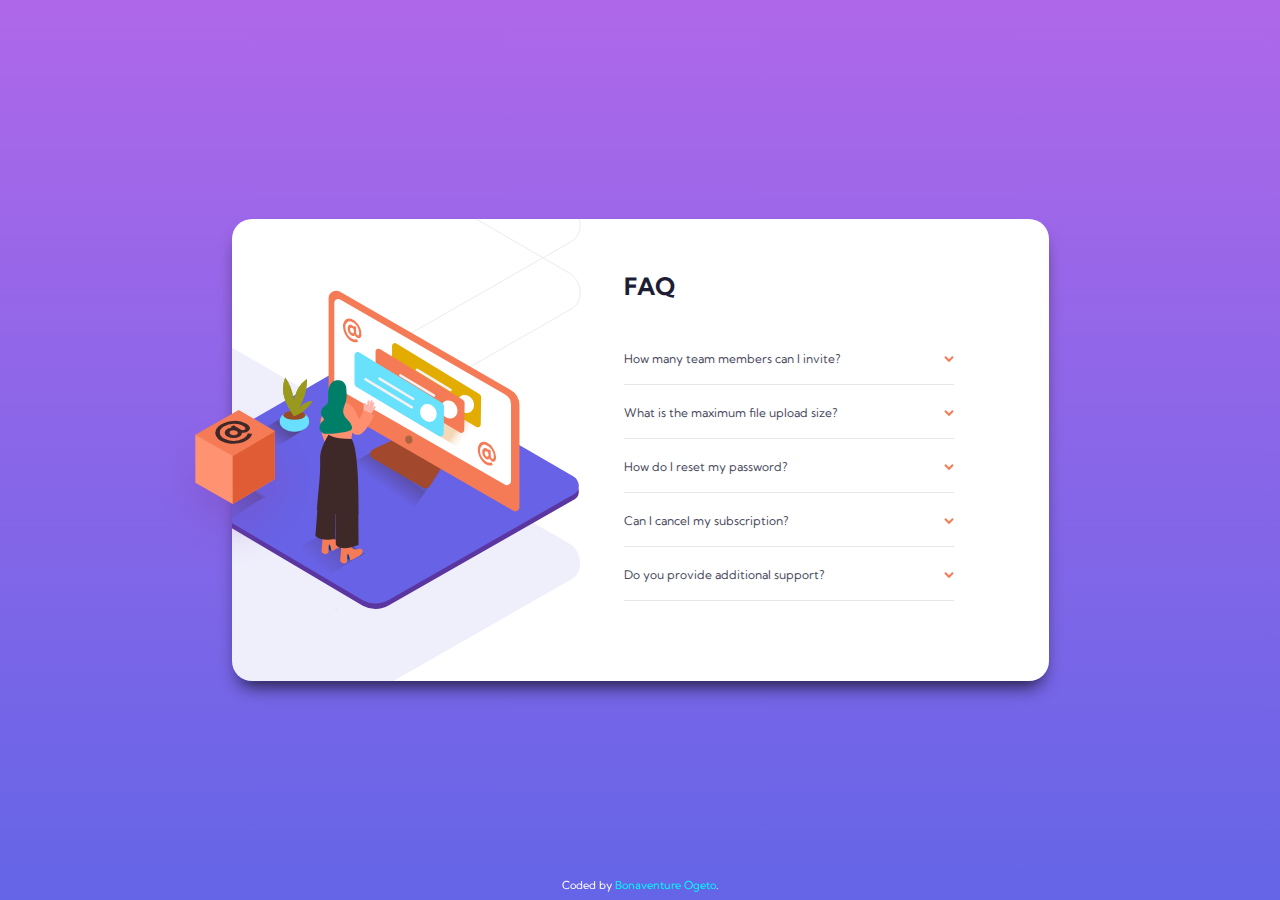
<file: faqs.html>
<!DOCTYPE html>
<html lang="en">
<head>
  <meta charset="UTF-8">
  <meta name="viewport" content="width=device-width, initial-scale=1.0"> <!-- displays site properly based on user's device -->

  <link rel="icon" type="image/png" sizes="32x32" href="./source/images/favicon-32x32.png">
  
  <title>Sheeky | FAQs</title>
  <link rel="stylesheet" href="./source/css/main.css">
</head>
<body>
  <div class="wrapper">
    <div class="card">
      <div class="card-container">
        <img src="./source/images/illustration-box-desktop.svg" alt="Box" class="box">
        <div class="bg-pattern"></div>
        <div class="flex-container">
          <div class="woman-online"></div>
          <div class="faq-container">
            <h1>FAQ</h1>
            <ul>
              <li>
                <div class="faq" tabindex="1">
                  <p class="question">How many team members can I invite? <span><img src="./source/images/icon-arrow-down.svg" alt="arrow" class="arrow"></span></p>
                  <div class="answer">
                    You can invite up to 2 additional users on the Free plan. There is no limit on
                    team members for the Premium plan.
                  </div>
                </div>
              </li>
              <li>
                <div class="faq" tabindex="2">
                  <p class="question">What is the maximum file upload size? <span><img src="./source/images/icon-arrow-down.svg" alt="arrow" class="arrow"></span></p>
                  <div class="answer">
                    No more than 2GB. All files in your account must fit your allotted storage space.
                  </div>
                </div>
              </li>
              <li>
                <div class="faq" tabindex="3">
                  <p class="question">How do I reset my password? <span><img src="./source/images/icon-arrow-down.svg" alt="arrow" class="arrow"></span></p>
                  <div class="answer">
                    <p>
                      Click “Forgot password” from the login page or “Change password” from your profile page.
                    </p>
                    <p>A reset link will be emailed to you.</p>
                  </div>
                </div>
              </li>
              <li>
                <div class="faq" tabindex="4">
                  <p class="question">Can I cancel my subscription? <span><img src="./source/images/icon-arrow-down.svg" alt="arrow" class="arrow"></span></p>
                  <div class="answer">
                    Yes! Send us a message and we’ll process your request no questions asked.
                  </div>
                </div>
              </li>
              <li>
                <div class="faq" tabindex="5">
                  <p class="question">Do you provide additional support? <span><img src="./source/images/icon-arrow-down.svg" alt="arrow" class="arrow"></span></p>
                  <div class="answer">
                    Chat and email support is available 24/7. Phone lines are open during normal business hours.
                  </div>
                </div>
              </li>
            </ul>
          </div>
        </div>
      </div>
    </div>
  </div>
  <footer>
    <div class="attribution">
      Coded by <a href="https://twitter.com/bonaogeto" target="_blank">Bonaventure Ogeto</a>.
    </div>
  </footer>
</body>
</html>
</file>
<file: source/css/main.css>
@charset "utf-8";
@import url("https://fonts.googleapis.com/css2?family=Kumbh+Sans:wght@400;700&display=swap");

*,
*::before,
*::after {
  box-sizing: border-box;
  margin: 0;
  padding: 0;
}

body {
  height: 100vh;
  width: 100vw;
  font-family: "Kumbh Sans", sans-serif;
  overflow: hidden;
  font-size: 12px;
  font-weight: 400;
  background: linear-gradient(hsl(273, 75%, 66%), hsl(240, 73%, 65%));
  background-repeat: no-repeat;
  color: hsl(237, 12%, 33%);
}

.wrapper {
  display: grid;
  place-items: center;
  height: 100%;
}

.card,
.card-container,
.flex-container {
  width: 920px;
  height: 520px;
}

.card {
  background-color: #fff;
  border-radius: 20px;
  box-shadow: 0px 12px 18px -7px rgba(0,0,0,0.75);
}

.card-container {
  position: absolute;
}

.flex-container {
  display: flex;
  justify-content: space-between;
  align-items: center;
}

.bg-pattern {
  width: 472px;
  height: 520px;
  position: absolute;
  overflow: hidden;
}

.bg-pattern::before {
  content: "";
  position: absolute;
  width: 1050px;
  height: 955px;
  background-image: url(../images/bg-pattern-desktop.svg);
  background-repeat: no-repeat;
  background-size: contain;
  transform: translate(-588px, -296px);
}

.woman-online,
.woman-online::before {
  width: 472px;
  height: 359px;
}

.woman-online {
  position: relative;
  overflow: hidden;
}

.woman-online::before {
  content: "";
  position: absolute;
  right: 85px;
  background-image: url(../images/illustration-woman-online-desktop.svg);
}

.box {
  position: absolute;
  transform: translate(-93px, 216px);
  z-index: 2;
}

.faq-container {
  width: 448px;
  height: 359px;
  padding-right: 95px;
}

h1 {
  color: hsl(238, 29%, 16%);
}

ul {
  list-style: none;
  margin-top: 50px;
}

li {
  border-bottom: 1px solid hsl(240, 5%, 91%);
}

.faq {
  margin-top: 20px;
  height: auto;
}

.question {
  font-weight: 400;
  margin-bottom: 18px;
  cursor: pointer;
  height: 15px;
  position: relative;
  z-index: 2;
}

.answer {
  margin: 0;
  color: hsl(240, 6%, 50%);
  opacity: 0;
  height: 0;
  transition: height 500ms, opacity 0ms, margin 400ms;
}

.arrow {
  transition: 100ms;
}

.question span {
  float: right;
}

.question:hover {
  color: hsl(14, 88%, 65%);
}

.faq:focus {
  outline: none;
}

.faq:focus .question {
  font-weight: 700;
  cursor: text;
}

.faq:focus .question:hover {
  color: hsl(237, 12%, 33%);
}

.faq:focus .answer {
  height: auto;
  opacity: 1;
  margin: 7px 0 20px 0;
}

.faq:focus .arrow {
  transform: rotate(180deg);
}

footer {
  position: fixed;
  bottom: 0;
  z-index: 1;
  width: 100%;
  height: 2.5vh;
  color: #fff;
}
.attribution {
  width: 100%;
  font-size: 11px;
  text-align: center;
}

.attribution a {
  color: aqua;
  text-decoration: none;
}

.attribution a:hover {
  color: chartreuse;
}

.attribution a:focus {
  outline: none;
}

@media (max-width: 1366px) {
  .card,
  .card-container,
  .flex-container {
    width: 872px;
    height: 493px;
  }

  .bg-pattern {
    width: 448px;
    height: 494px;
  }

  .bg-pattern::before {
    width: 996px;
    height: 906px;
    transform: translate(-558px, -284px);
  }

  .woman-online,
  .woman-online::before {
    width: 448px;
    height: 341px;
  }

  .woman-online::before {
    background-size: contain;
    right: 64px;
  }

  .box {
    width: 181px;
    height: 175px;
    transform: translate(-88px, 203px);
  }
}

@media (max-width: 1280px) {
  .card,
  .card-container,
  .flex-container {
    width: 817px;
    height: 462px;
  }

  .bg-pattern {
    width: 420px;
    height: 463px;
  }

  .bg-pattern::before {
    width: 933px;
    height: 849px;
    transform: translate(-519px, -262px);
  }

  .woman-online,
  .woman-online::before {
    width: 420px;
    height: 320px;
  }

  .woman-online::before {
    background-size: contain;
    right: 45px;
  }

  .box {
    width: 170px;
    height: 164px;
    transform: translate(-82px, 189px);
  }
}

@media (max-width: 960px) {
  .card,
  .card-container,
  .flex-container {
    width: 613px;
    height: 347px;
  }

  .bg-pattern {
    width: 315px;
    height: 347px;
  }

  .bg-pattern::before {
    width: 670px;
    height: 637px;
    transform: translate(-390px, -200px);
  }

  .woman-online,
  .woman-online::before {
    width: 315px;
    height: 240px;
  }

  .woman-online::before {
    background-size: contain;
    right: 32px;
  }

  .box {
    width: 128px;
    height: 123px;
    transform: translate(-62px, 139px);
  }

  .faq-container {
    width: 340px;
    height: 260px;
    padding-right: 57px;
  }

  ul {
    margin-top: 30px;
  }

  .faq {
    margin-top: 12px;
  }

  .question {
    margin-bottom: 10px;
  }

  .answer {
    transition: height 400ms, opacity 0ms, margin 300ms;
  }

  .faq:focus .answer {
    height: auto;
    opacity: 1;
    margin: 2px 0 12px 0;
  }
}

/* mobile */
@media (max-width: 600px) {
  .card,
  .card-container,
  .flex-container {
    width: 320px;
    height: 470px;
  }

  .woman-online::before {
    content: "";
    opacity: 0;
    width: 0;
    height: 0;
    display: none;
  }
  
  .box {
    width: 0;
    height: 0;
    display: none;
  }
  /* code above are used for erase some of desktop element that no longer uses in mobile */

  .card {
    background-color: #fff;
    border-radius: 20px;
    box-shadow: 0px 12px 18px -7px rgba(0,0,0,0.75);
    margin-top: 8vh;
  }

  .card-container {
    position: absolute;
  }
  
  .flex-container {
    display: flex;
    flex-direction: column;
    justify-content: flex-start;
    align-items: center;
  }


  .woman-online {
    background-image: url(../images/illustration-woman-online-mobile.svg);
    width: 266px;
    height: 196px;
    position: absolute;
    background-size: contain;
    background-repeat: no-repeat;
    transform: translate(-15px, -108px);
  }

  .bg-pattern {
    width: 320px;
    height: 196px;
    position: absolute;
    overflow: hidden;
  }
  
  .bg-pattern::before {
    content: "";
    position: absolute;
    width: 235px;
    height: 196px;
    background-image: url(../images/bg-pattern-mobile.svg);
    background-repeat: no-repeat;
    background-size: contain;
    transform: translate(41px, 1px);
  }

  h1 {
    text-align: center;
    color: hsl(238, 29%, 16%);
  }

  .faq-container {
    padding: 20px 32px 0 32px;
    margin-top: 117px;
  }

  ul {
    list-style: none;
  }

  li {
    border-bottom: 1px solid hsl(240, 5%, 91%);
  }

  .faq {
    margin-top: 15px;
    height: auto;
  }

  .question {
    font-weight: 400;
    margin-bottom: 13px;
    cursor: pointer;
    height: 15px;
    position: relative;
    z-index: 100;
  }
  
  .question:hover {
    color: hsl(237, 12%, 33%);
  }

  .answer {
    width: 95%;
    height: 0;
    opacity: 0;
    margin: 0;
    color: hsl(240, 6%, 50%);
    transition: height 500ms, opacity 0ms, margin 400ms;
  }

  .question span {
    float: right;
  }

  .faq:focus {
    outline: none;
  }

  .faq:focus .question {
    font-weight: 700;
    cursor: text;
  }
  
  .faq:focus .question:hover {
    color: hsl(237, 12%, 33%);
  }
  
  .faq:focus .answer {
    height: auto;
    opacity: 1;
    margin: 2px 0 15px 0;
  }
  
  .faq:focus .arrow {
    transform: rotate(180deg);
  }
}
</file>
